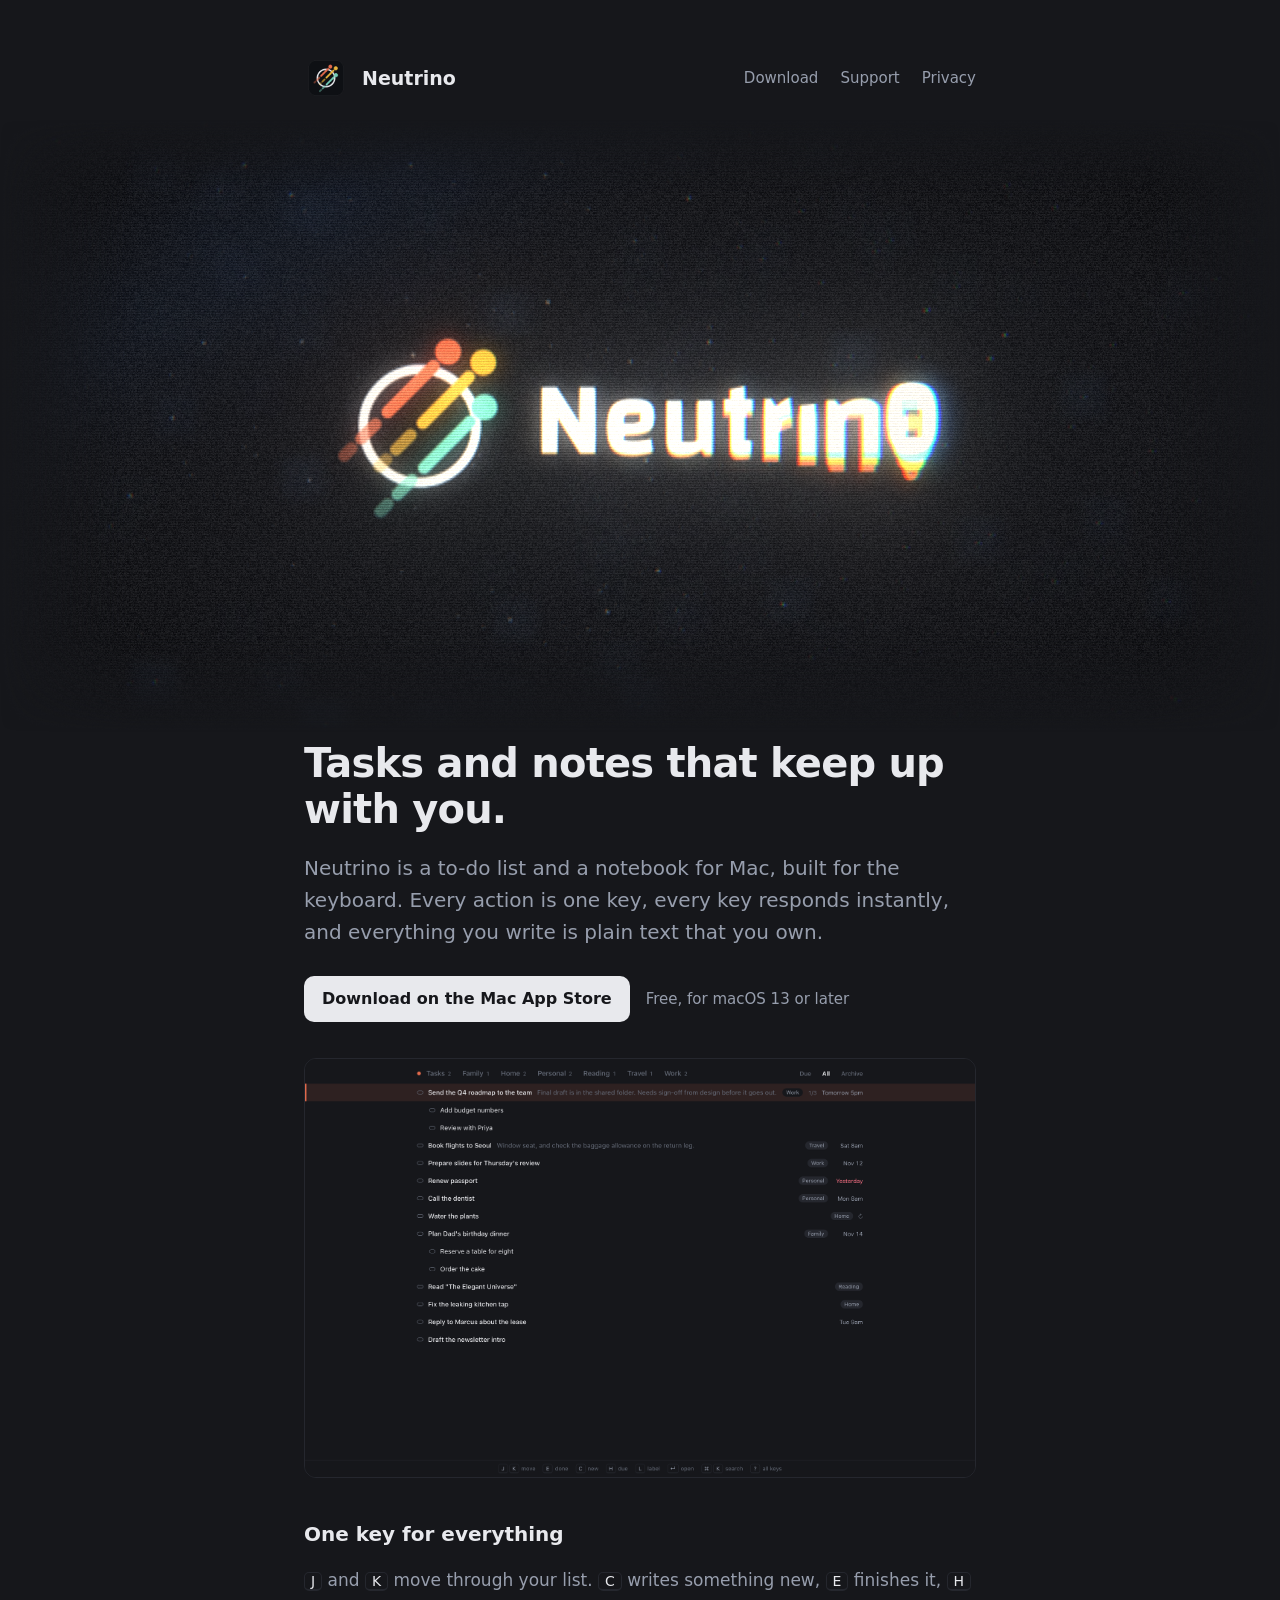
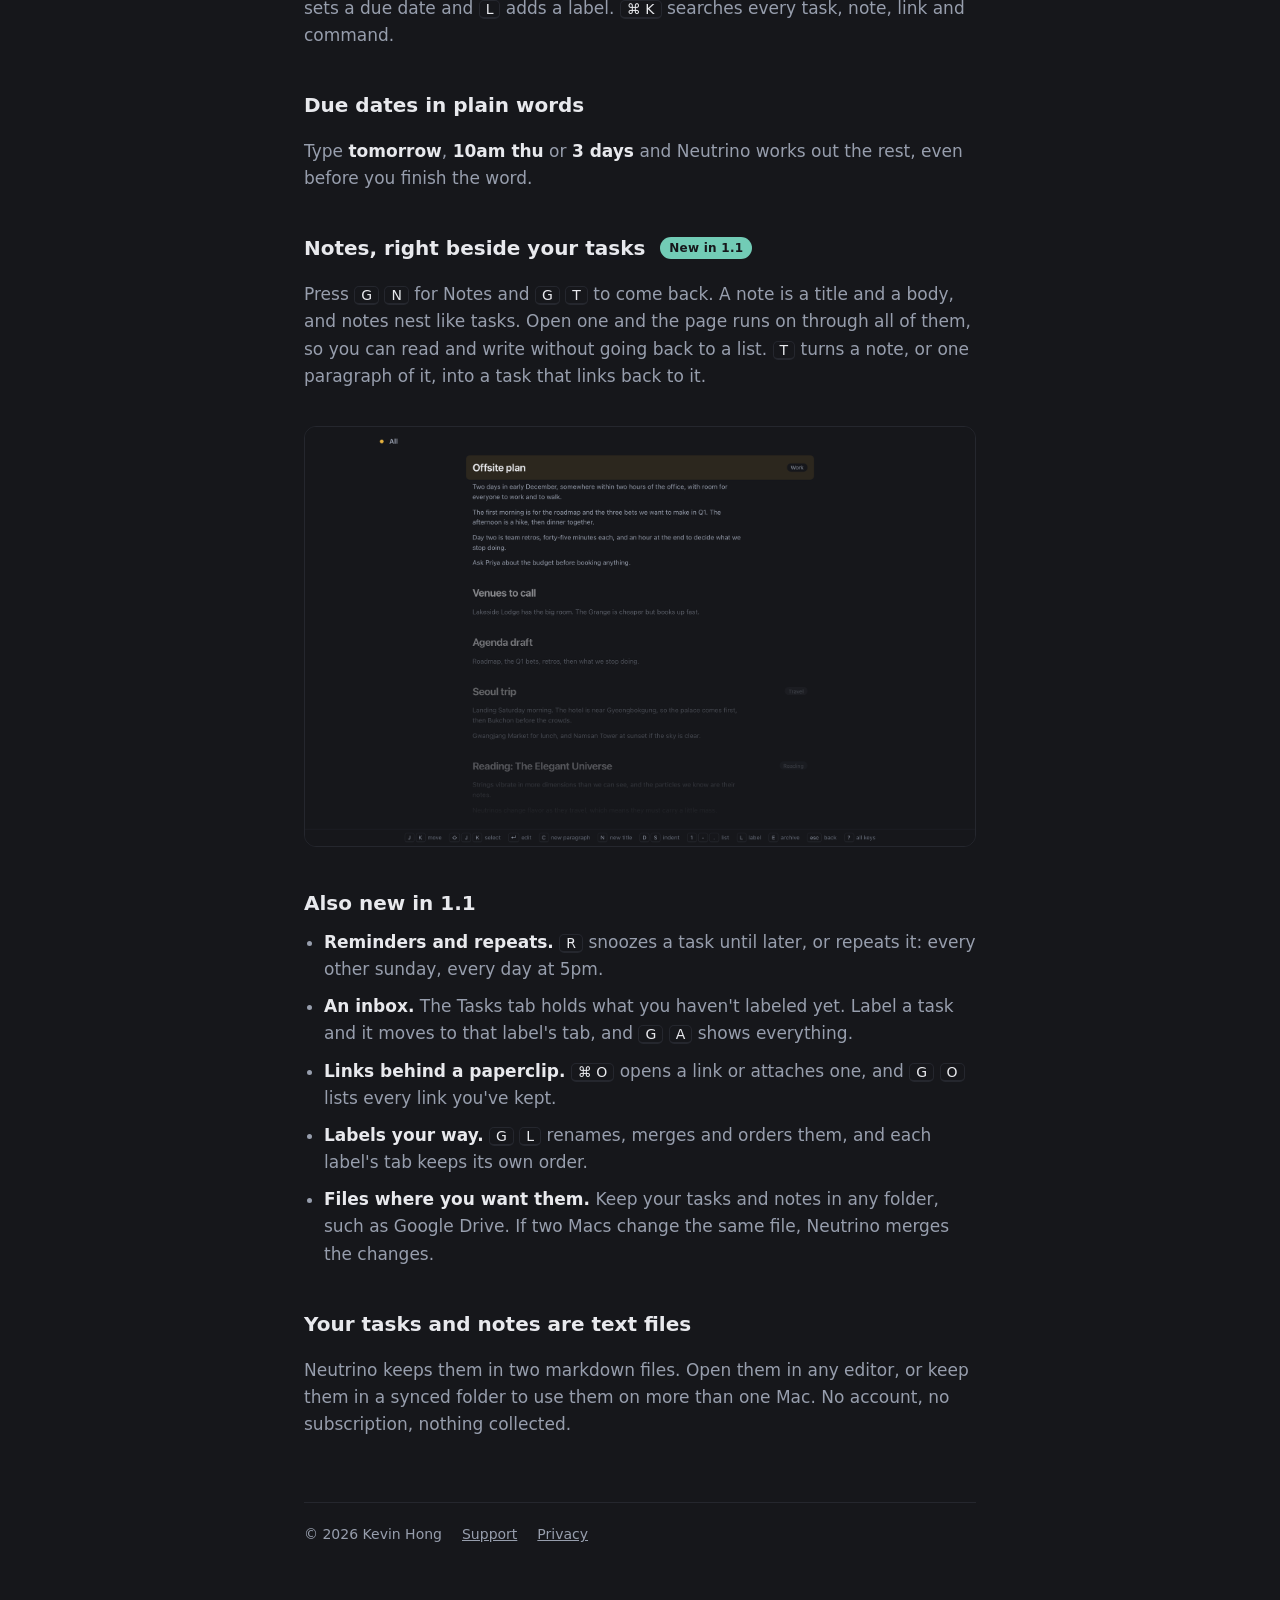
<file: index.html>
<!doctype html>
<html lang="en">
<head>
<meta charset="utf-8">
<meta name="viewport" content="width=device-width, initial-scale=1">
<title>Neutrino: keyboard-first tasks and notes for Mac</title>
<meta name="description" content="Tasks and notes for Mac where every action is one key, saved as plain text files that you own.">
<meta property="og:title" content="Neutrino: keyboard-first tasks and notes for Mac">
<meta property="og:description" content="Tasks and notes for Mac where every action is one key, saved as plain text files that you own.">
<meta property="og:image" content="https://neutrinoapp.io/motion/poster.jpg">
<meta name="twitter:card" content="summary_large_image">
<link rel="icon" href="icon.png">
<link rel="stylesheet" href="style.css">
</head>
<body>
<main>
<header><img src="icon.png" alt=""><a href="./">Neutrino</a><nav><a class="download" href="https://apps.apple.com/us/app/neutrino-tasks/id6822080359?mt=12">Download</a><a href="support/">Support</a><a href="privacy/">Privacy</a></nav></header>
<div class="stage">
<canvas id="film" role="img" aria-label="Three neutrinos fly through space, trading colors as they pass through each other, and land as the Neutrino logo"></canvas>
<noscript><img src="motion/poster.jpg" alt="The Neutrino logo"></noscript>
<button class="again" id="again" hidden>Play again</button>
</div>
<h1>Tasks and notes that keep up with you.</h1>
<p class="lead">Neutrino is a to-do list and a notebook for Mac, built for the keyboard. Every action is one key, every key responds instantly, and everything you write is plain text that you own.</p>
<p class="get"><a class="button" href="https://apps.apple.com/us/app/neutrino-tasks/id6822080359?mt=12">Download on the Mac App Store</a><span>Free, for macOS 13 or later</span></p>
<img class="shot" src="shots/tasks.png" alt="Neutrino's task list, with a tab for each label along the top and due dates on the right">
<h2>One key for everything</h2>
<p><kbd>J</kbd> and <kbd>K</kbd> move through your list. <kbd>C</kbd> writes something new, <kbd>E</kbd> finishes it, <kbd>H</kbd> sets a due date and <kbd>L</kbd> adds a label. <kbd>⌘ K</kbd> searches every task, note, link and command.</p>
<h2>Due dates in plain words</h2>
<p>Type <b>tomorrow</b>, <b>10am thu</b> or <b>3 days</b> and Neutrino works out the rest, even before you finish the word.</p>
<h2>Notes, right beside your tasks <span class="new">New in 1.1</span></h2>
<p>Press <kbd>G</kbd> <kbd>N</kbd> for Notes and <kbd>G</kbd> <kbd>T</kbd> to come back. A note is a title and a body, and notes nest like tasks. Open one and the page runs on through all of them, so you can read and write without going back to a list. <kbd>T</kbd> turns a note, or one paragraph of it, into a task that links back to it.</p>
<img class="shot" src="shots/notes.png" alt="A note open in Neutrino, running on into the notes below it">
<h2>Also new in 1.1</h2>
<ul>
<li><b>Reminders and repeats.</b> <kbd>R</kbd> snoozes a task until later, or repeats it: every other sunday, every day at 5pm.</li>
<li><b>An inbox.</b> The Tasks tab holds what you haven't labeled yet. Label a task and it moves to that label's tab, and <kbd>G</kbd> <kbd>A</kbd> shows everything.</li>
<li><b>Links behind a paperclip.</b> <kbd>⌘ O</kbd> opens a link or attaches one, and <kbd>G</kbd> <kbd>O</kbd> lists every link you've kept.</li>
<li><b>Labels your way.</b> <kbd>G</kbd> <kbd>L</kbd> renames, merges and orders them, and each label's tab keeps its own order.</li>
<li><b>Files where you want them.</b> Keep your tasks and notes in any folder, such as Google Drive. If two Macs change the same file, Neutrino merges the changes.</li>
</ul>
<h2>Your tasks and notes are text files</h2>
<p>Neutrino keeps them in two markdown files. Open them in any editor, or keep them in a synced folder to use them on more than one Mac. No account, no subscription, nothing collected.</p>
<footer><span>© 2026 Kevin Hong</span><a href="support/">Support</a><a href="privacy/">Privacy</a></footer>
</main>
<script src="motion/neutrino-motion.js"></script>
<script>
// The film plays once, on the page's own background, and ends on the logo. Anyone who asked
// for less motion gets the logo straight away.
(() => {
  const again = document.getElementById('again'), calm = matchMedia('(prefers-reduced-motion: reduce)').matches;
  const film = NeutrinoMotion.mount(document.getElementById('film'), { theme: 'dark', onend: () => { again.hidden = calm; } });
  again.addEventListener('click', () => { again.hidden = true; film.play(); });
})();
</script>
</body>
</html>
</file>
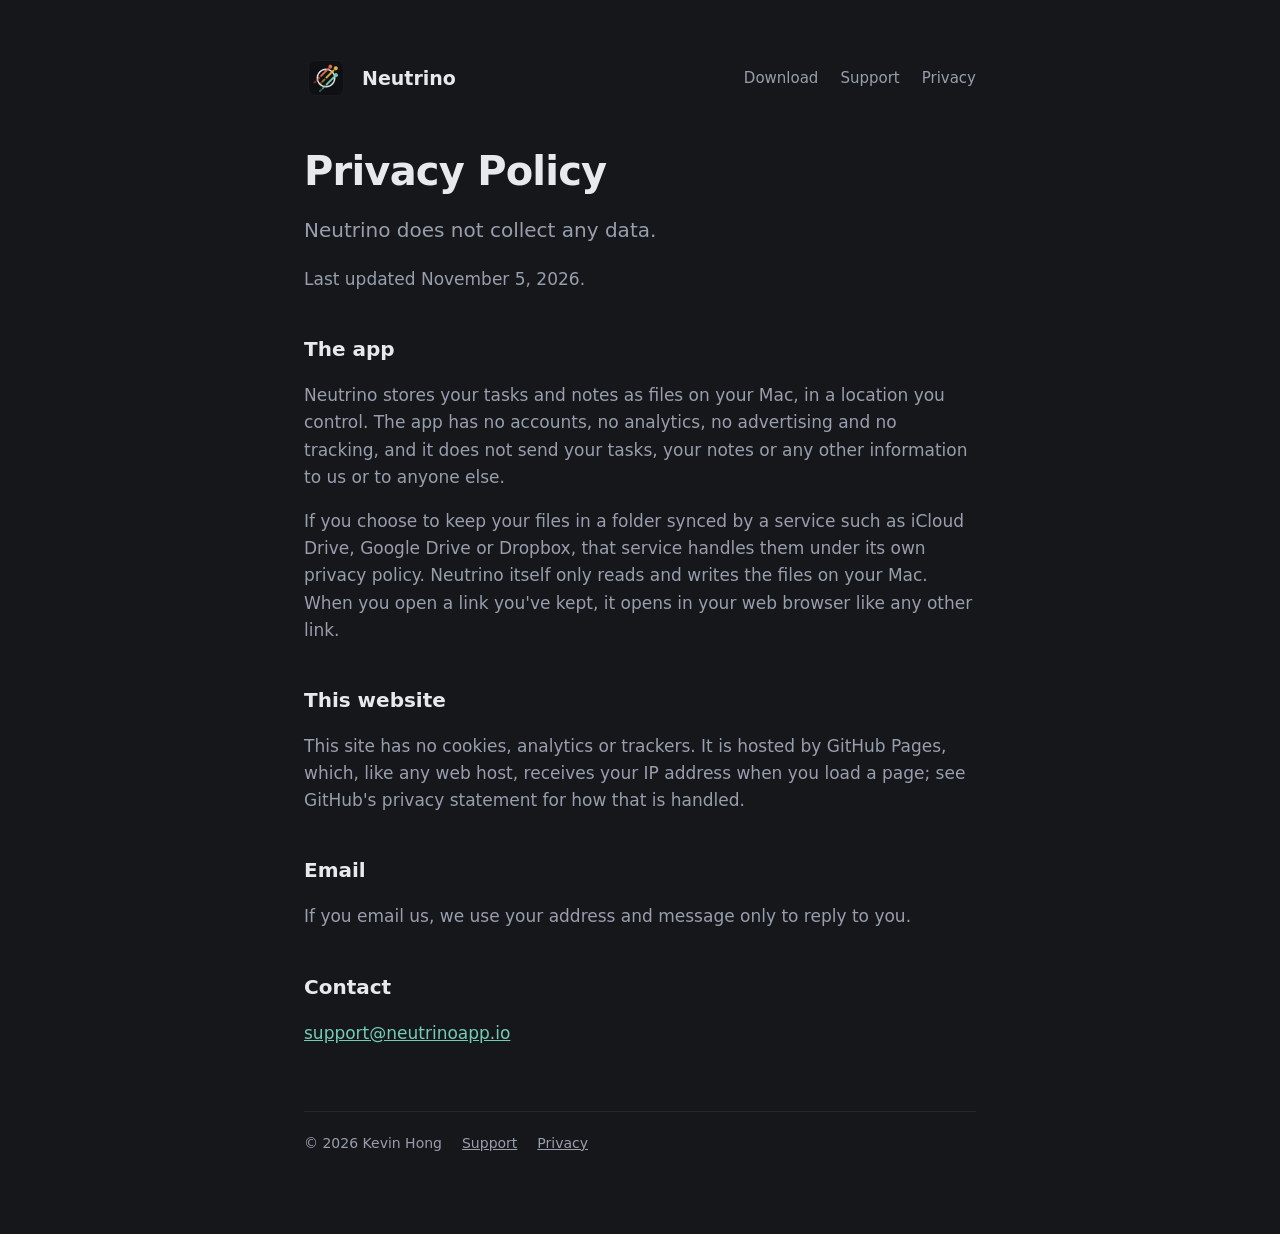
<file: privacy/index.html>
<!doctype html>
<html lang="en">
<head>
<meta charset="utf-8">
<meta name="viewport" content="width=device-width, initial-scale=1">
<title>Neutrino Privacy Policy</title>
<meta name="description" content="Neutrino collects no data. Your tasks and notes stay on your Mac.">
<link rel="icon" href="../icon.png">
<link rel="stylesheet" href="../style.css">
</head>
<body>
<main>
<header><img src="../icon.png" alt=""><a href="../">Neutrino</a><nav><a class="download" href="https://apps.apple.com/us/app/neutrino-tasks/id6822080359?mt=12">Download</a><a href="../support/">Support</a><a href="../privacy/">Privacy</a></nav></header>
<h1>Privacy Policy</h1>
<p class="lead">Neutrino does not collect any data.</p>
<p>Last updated November 5, 2026.</p>
<h2>The app</h2>
<p>Neutrino stores your tasks and notes as files on your Mac, in a location you control. The app has no accounts, no analytics, no advertising and no tracking, and it does not send your tasks, your notes or any other information to us or to anyone else.</p>
<p>If you choose to keep your files in a folder synced by a service such as iCloud Drive, Google Drive or Dropbox, that service handles them under its own privacy policy. Neutrino itself only reads and writes the files on your Mac. When you open a link you've kept, it opens in your web browser like any other link.</p>
<h2>This website</h2>
<p>This site has no cookies, analytics or trackers. It is hosted by GitHub Pages, which, like any web host, receives your IP address when you load a page; see GitHub's privacy statement for how that is handled.</p>
<h2>Email</h2>
<p>If you email us, we use your address and message only to reply to you.</p>
<h2>Contact</h2>
<p><a href="mailto:support@neutrinoapp.io">support@neutrinoapp.io</a></p>
<footer><span>© 2026 Kevin Hong</span><a href="../support/">Support</a><a href="../privacy/">Privacy</a></footer>
</main>
</body>
</html>
</file>
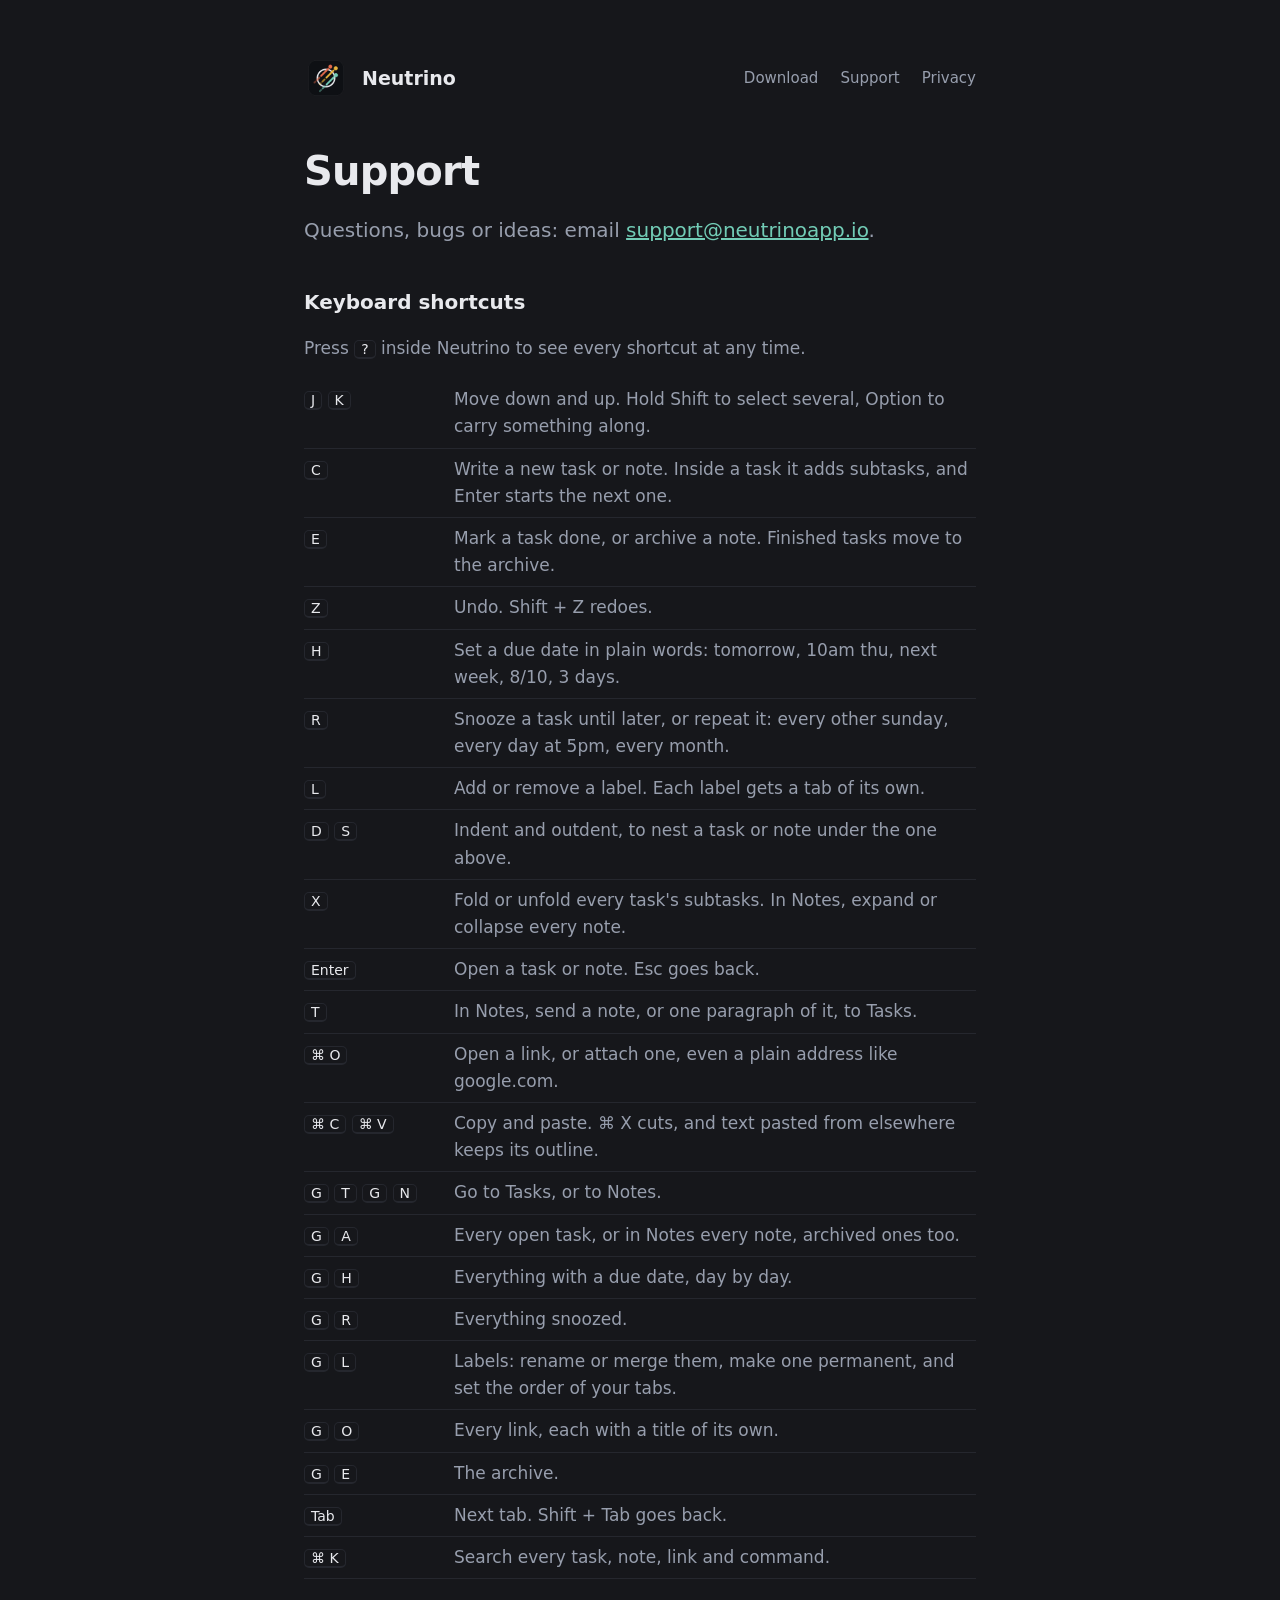
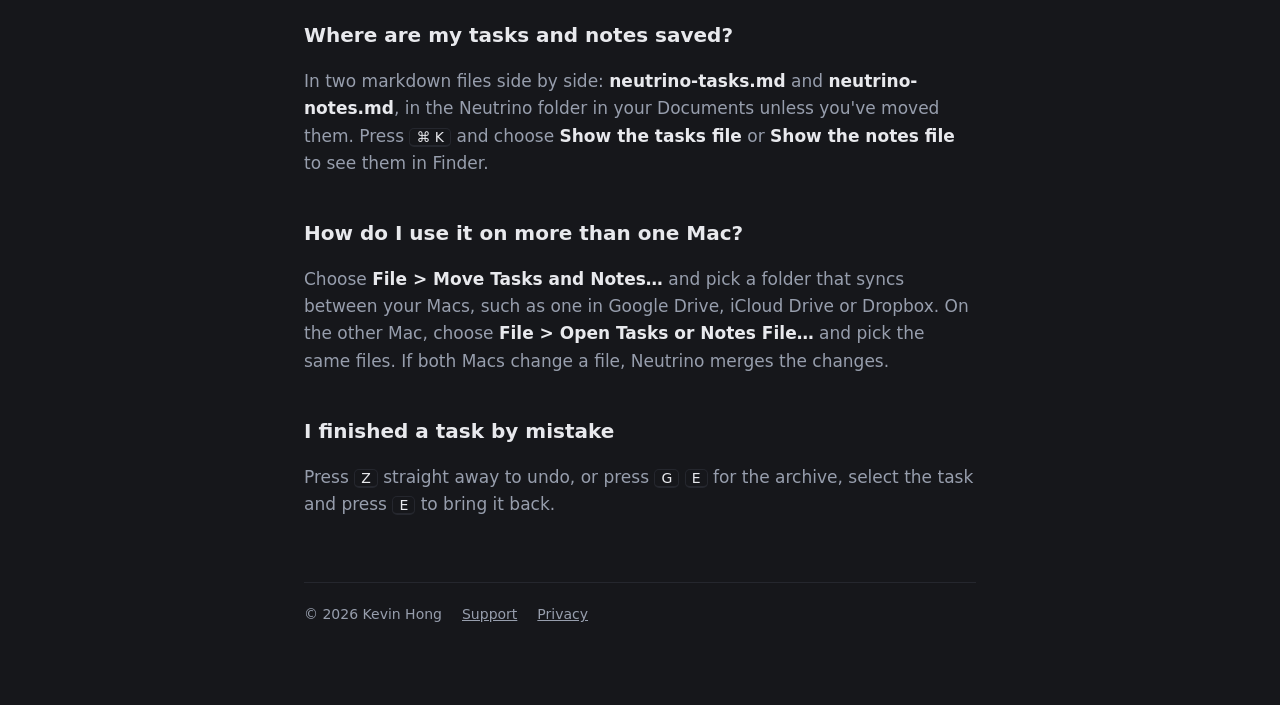
<file: support/index.html>
<!doctype html>
<html lang="en">
<head>
<meta charset="utf-8">
<meta name="viewport" content="width=device-width, initial-scale=1">
<title>Neutrino Support</title>
<meta name="description" content="Help, keyboard shortcuts and contact details for Neutrino.">
<link rel="icon" href="../icon.png">
<link rel="stylesheet" href="../style.css">
</head>
<body>
<main>
<header><img src="../icon.png" alt=""><a href="../">Neutrino</a><nav><a class="download" href="https://apps.apple.com/us/app/neutrino-tasks/id6822080359?mt=12">Download</a><a href="../support/">Support</a><a href="../privacy/">Privacy</a></nav></header>
<h1>Support</h1>
<p class="lead">Questions, bugs or ideas: email <a href="mailto:support@neutrinoapp.io">support@neutrinoapp.io</a>.</p>
<h2>Keyboard shortcuts</h2>
<p>Press <kbd>?</kbd> inside Neutrino to see every shortcut at any time.</p>
<table>
<tr><td><kbd>J</kbd> <kbd>K</kbd></td><td>Move down and up. Hold Shift to select several, Option to carry something along.</td></tr>
<tr><td><kbd>C</kbd></td><td>Write a new task or note. Inside a task it adds subtasks, and Enter starts the next one.</td></tr>
<tr><td><kbd>E</kbd></td><td>Mark a task done, or archive a note. Finished tasks move to the archive.</td></tr>
<tr><td><kbd>Z</kbd></td><td>Undo. Shift + Z redoes.</td></tr>
<tr><td><kbd>H</kbd></td><td>Set a due date in plain words: tomorrow, 10am thu, next week, 8/10, 3 days.</td></tr>
<tr><td><kbd>R</kbd></td><td>Snooze a task until later, or repeat it: every other sunday, every day at 5pm, every month.</td></tr>
<tr><td><kbd>L</kbd></td><td>Add or remove a label. Each label gets a tab of its own.</td></tr>
<tr><td><kbd>D</kbd> <kbd>S</kbd></td><td>Indent and outdent, to nest a task or note under the one above.</td></tr>
<tr><td><kbd>X</kbd></td><td>Fold or unfold every task's subtasks. In Notes, expand or collapse every note.</td></tr>
<tr><td><kbd>Enter</kbd></td><td>Open a task or note. Esc goes back.</td></tr>
<tr><td><kbd>T</kbd></td><td>In Notes, send a note, or one paragraph of it, to Tasks.</td></tr>
<tr><td><kbd>⌘ O</kbd></td><td>Open a link, or attach one, even a plain address like google.com.</td></tr>
<tr><td><kbd>⌘ C</kbd> <kbd>⌘ V</kbd></td><td>Copy and paste. ⌘ X cuts, and text pasted from elsewhere keeps its outline.</td></tr>
<tr><td><kbd>G</kbd> <kbd>T</kbd> <kbd>G</kbd> <kbd>N</kbd></td><td>Go to Tasks, or to Notes.</td></tr>
<tr><td><kbd>G</kbd> <kbd>A</kbd></td><td>Every open task, or in Notes every note, archived ones too.</td></tr>
<tr><td><kbd>G</kbd> <kbd>H</kbd></td><td>Everything with a due date, day by day.</td></tr>
<tr><td><kbd>G</kbd> <kbd>R</kbd></td><td>Everything snoozed.</td></tr>
<tr><td><kbd>G</kbd> <kbd>L</kbd></td><td>Labels: rename or merge them, make one permanent, and set the order of your tabs.</td></tr>
<tr><td><kbd>G</kbd> <kbd>O</kbd></td><td>Every link, each with a title of its own.</td></tr>
<tr><td><kbd>G</kbd> <kbd>E</kbd></td><td>The archive.</td></tr>
<tr><td><kbd>Tab</kbd></td><td>Next tab. Shift + Tab goes back.</td></tr>
<tr><td><kbd>⌘ K</kbd></td><td>Search every task, note, link and command.</td></tr>
</table>
<h2>Where are my tasks and notes saved?</h2>
<p>In two markdown files side by side: <b>neutrino-tasks.md</b> and <b>neutrino-notes.md</b>, in the Neutrino folder in your Documents unless you've moved them. Press <kbd>⌘ K</kbd> and choose <b>Show the tasks file</b> or <b>Show the notes file</b> to see them in Finder.</p>
<h2>How do I use it on more than one Mac?</h2>
<p>Choose <b>File &gt; Move Tasks and Notes…</b> and pick a folder that syncs between your Macs, such as one in Google Drive, iCloud Drive or Dropbox. On the other Mac, choose <b>File &gt; Open Tasks or Notes File…</b> and pick the same files. If both Macs change a file, Neutrino merges the changes.</p>
<h2>I finished a task by mistake</h2>
<p>Press <kbd>Z</kbd> straight away to undo, or press <kbd>G</kbd> <kbd>E</kbd> for the archive, select the task and press <kbd>E</kbd> to bring it back.</p>
<footer><span>© 2026 Kevin Hong</span><a href="../support/">Support</a><a href="../privacy/">Privacy</a></footer>
</main>
</body>
</html>
</file>
<file: style.css>
:root { --bg: #16171b; --fg: #e8e9ed; --dim: #979ead; --line: #25272e; --mint: #72ccb6; --yellow: #e8b33f; --red: #e26a4c; }
* { box-sizing: border-box; }
body { margin: 0; overflow-x: clip; background: var(--bg); color: var(--fg); font: 17px/1.6 -apple-system, BlinkMacSystemFont, "Segoe UI", Inter, system-ui, sans-serif; -webkit-font-smoothing: antialiased; }
main { max-width: 720px; margin: 0 auto; padding: 56px 24px 80px; }
header { display: flex; align-items: center; gap: 14px; margin-bottom: 48px; }
header img { width: 44px; height: 44px; }
header a { color: var(--fg); text-decoration: none; font-weight: 650; font-size: 19px; }
header nav { margin-left: auto; display: flex; gap: 22px; flex-wrap: wrap; justify-content: flex-end; }
header nav a { font-weight: 400; font-size: 15px; color: var(--dim); }
h1 { font-size: 40px; line-height: 1.15; letter-spacing: -.02em; margin: 0 0 16px; }
h2 { font-size: 20px; margin: 40px 0 8px; }
p, li { color: var(--dim); }
p b, li b { color: var(--fg); font-weight: 600; }
a { color: var(--mint); }
.lead { font-size: 20px; }
.shot { width: 100%; border-radius: 12px; border: 1px solid var(--line); margin: 36px 0 8px; display: block; }
kbd { font: inherit; font-size: 14px; color: var(--fg); border: 1px solid var(--line); border-bottom-width: 2px; border-radius: 5px; padding: 0 6px; }
table { border-collapse: collapse; width: 100%; margin-top: 8px; }
td { padding: 7px 0; border-bottom: 1px solid var(--line); color: var(--dim); vertical-align: top; }
td:first-child { width: 150px; white-space: nowrap; }
footer { margin-top: 64px; padding-top: 20px; border-top: 1px solid var(--line); font-size: 14px; color: var(--dim); display: flex; gap: 20px; }
footer a { color: var(--dim); }
.dots { display: flex; gap: 7px; margin-bottom: 20px; }
.dots i { width: 10px; height: 10px; border-radius: 50%; }
ul { padding-left: 20px; margin: 8px 0 0; }
li { margin: 10px 0; }
/* The film runs the width of the window and fades into the page at its edges. */
.stage { position: relative; width: 100vw; margin: -28px calc(50% - 50vw) 8px; }
.stage canvas, .stage img { display: block; width: 100%; height: min(56.25vw, 68vh); object-fit: cover;
  -webkit-mask-image: linear-gradient(to bottom, transparent, #000 12%, #000 84%, transparent), linear-gradient(to right, transparent, #000 10%, #000 90%, transparent);
  -webkit-mask-composite: source-in; mask-image: linear-gradient(to bottom, transparent, #000 12%, #000 84%, transparent), linear-gradient(to right, transparent, #000 10%, #000 90%, transparent);
  mask-composite: intersect; }
.again { position: absolute; left: 50%; bottom: 6%; transform: translateX(-50%); font: inherit; font-size: 14px; color: var(--dim); background: none;
  border: 1px solid var(--line); border-radius: 999px; padding: 4px 14px; cursor: pointer; }
.again:hover { color: var(--fg); border-color: var(--dim); }
.get { display: flex; align-items: center; gap: 16px; flex-wrap: wrap; margin: 28px 0 0; }
.get span { font-size: 15px; }
.button { display: inline-block; background: var(--fg); color: var(--bg); font-weight: 600; font-size: 16px; padding: 10px 18px; border-radius: 10px; text-decoration: none; }
.button:hover { background: #fff; }
.new { display: inline-block; font-size: 12px; font-weight: 650; line-height: 1; color: var(--bg); background: var(--mint); border-radius: 999px; padding: 5px 9px; margin-left: 8px; vertical-align: 3px; letter-spacing: .02em; }
@media (max-width: 560px) { h1 { font-size: 32px; } main { padding-top: 32px; } header { margin-bottom: 32px; } header nav .download { display: none; } }
</file>
